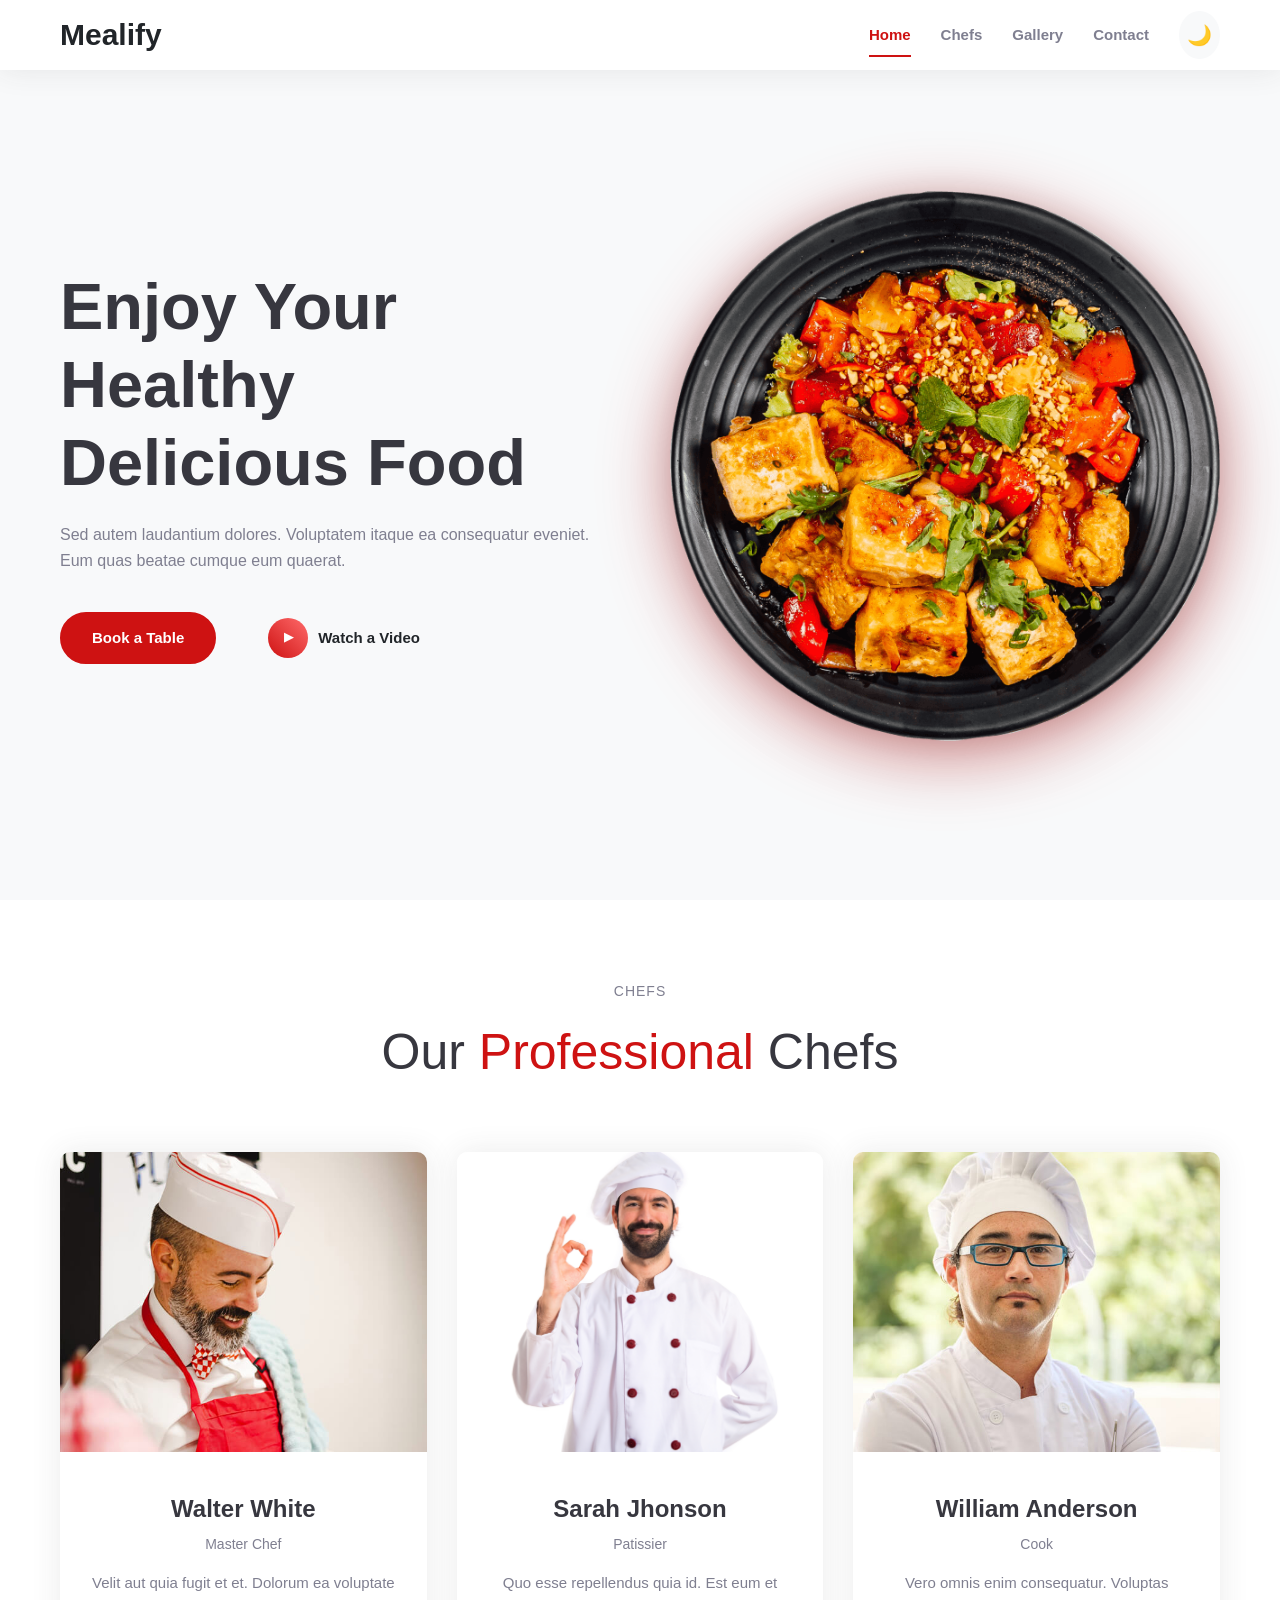
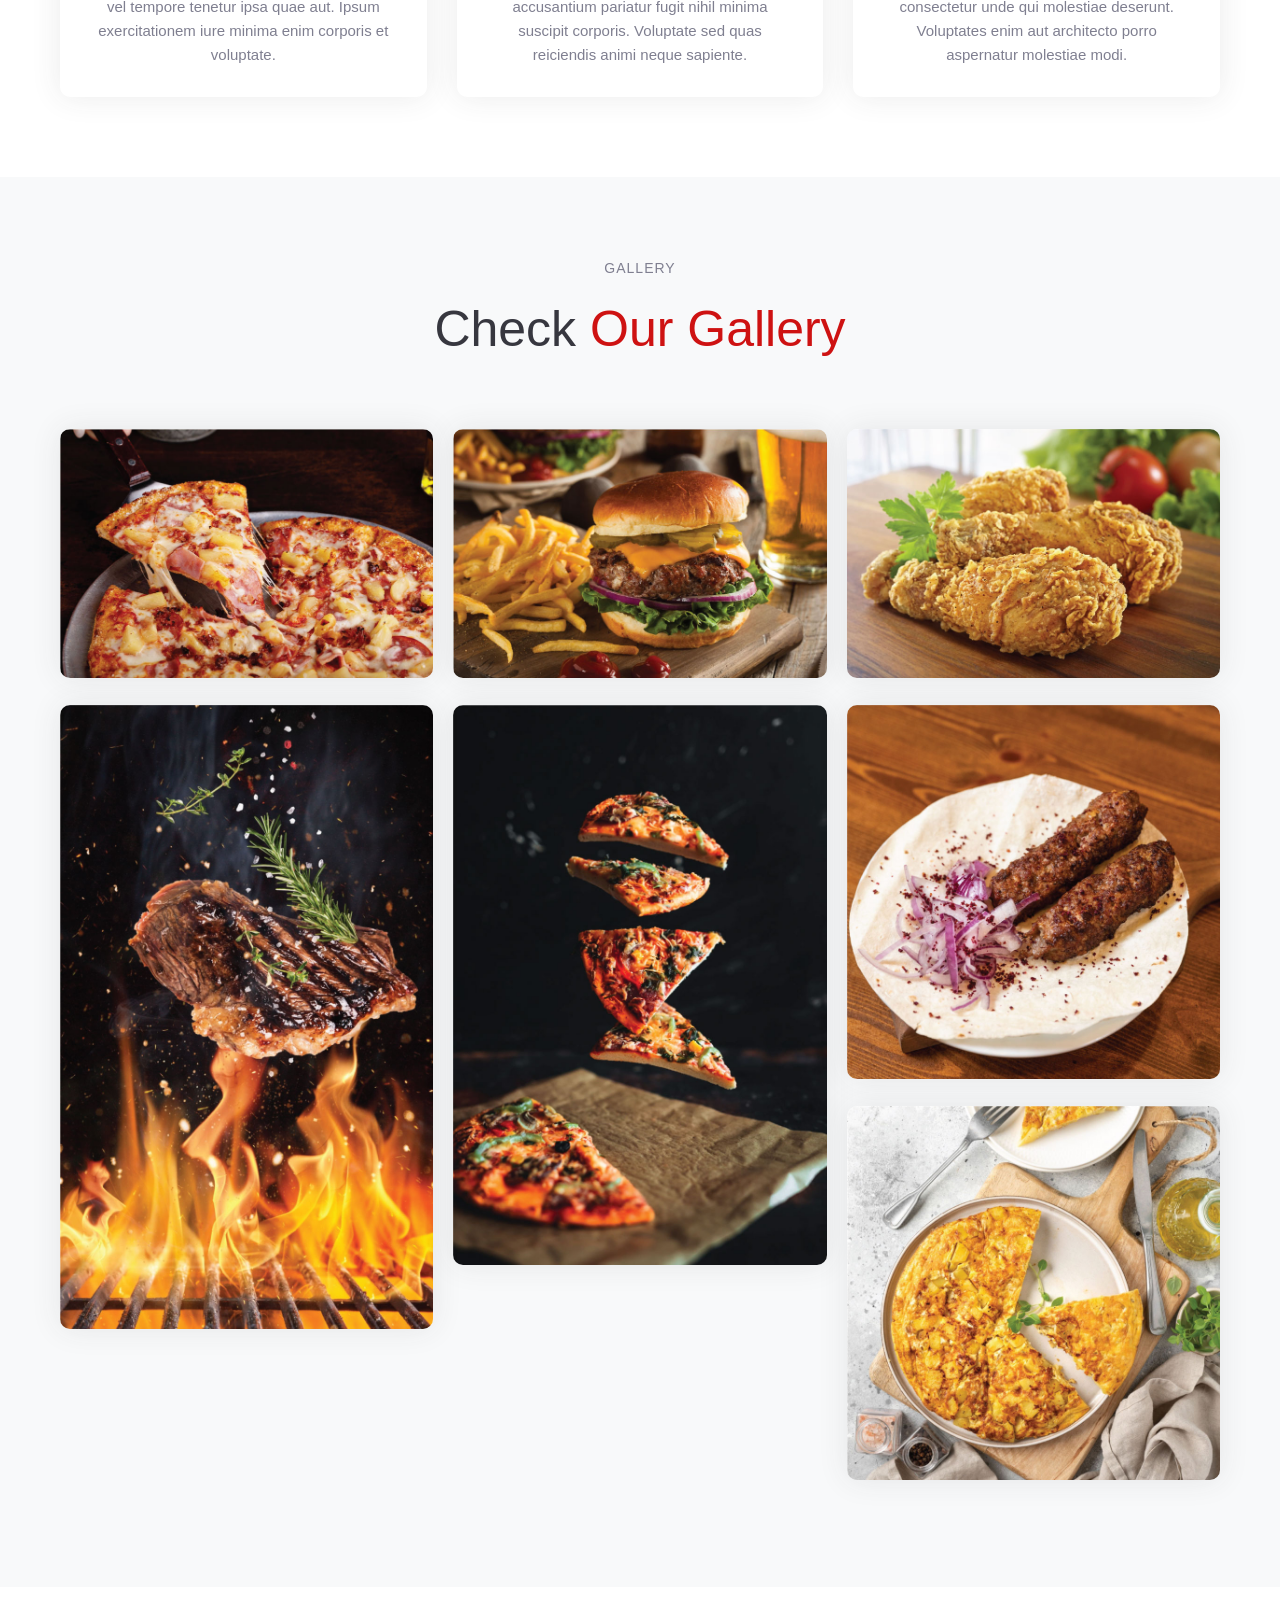
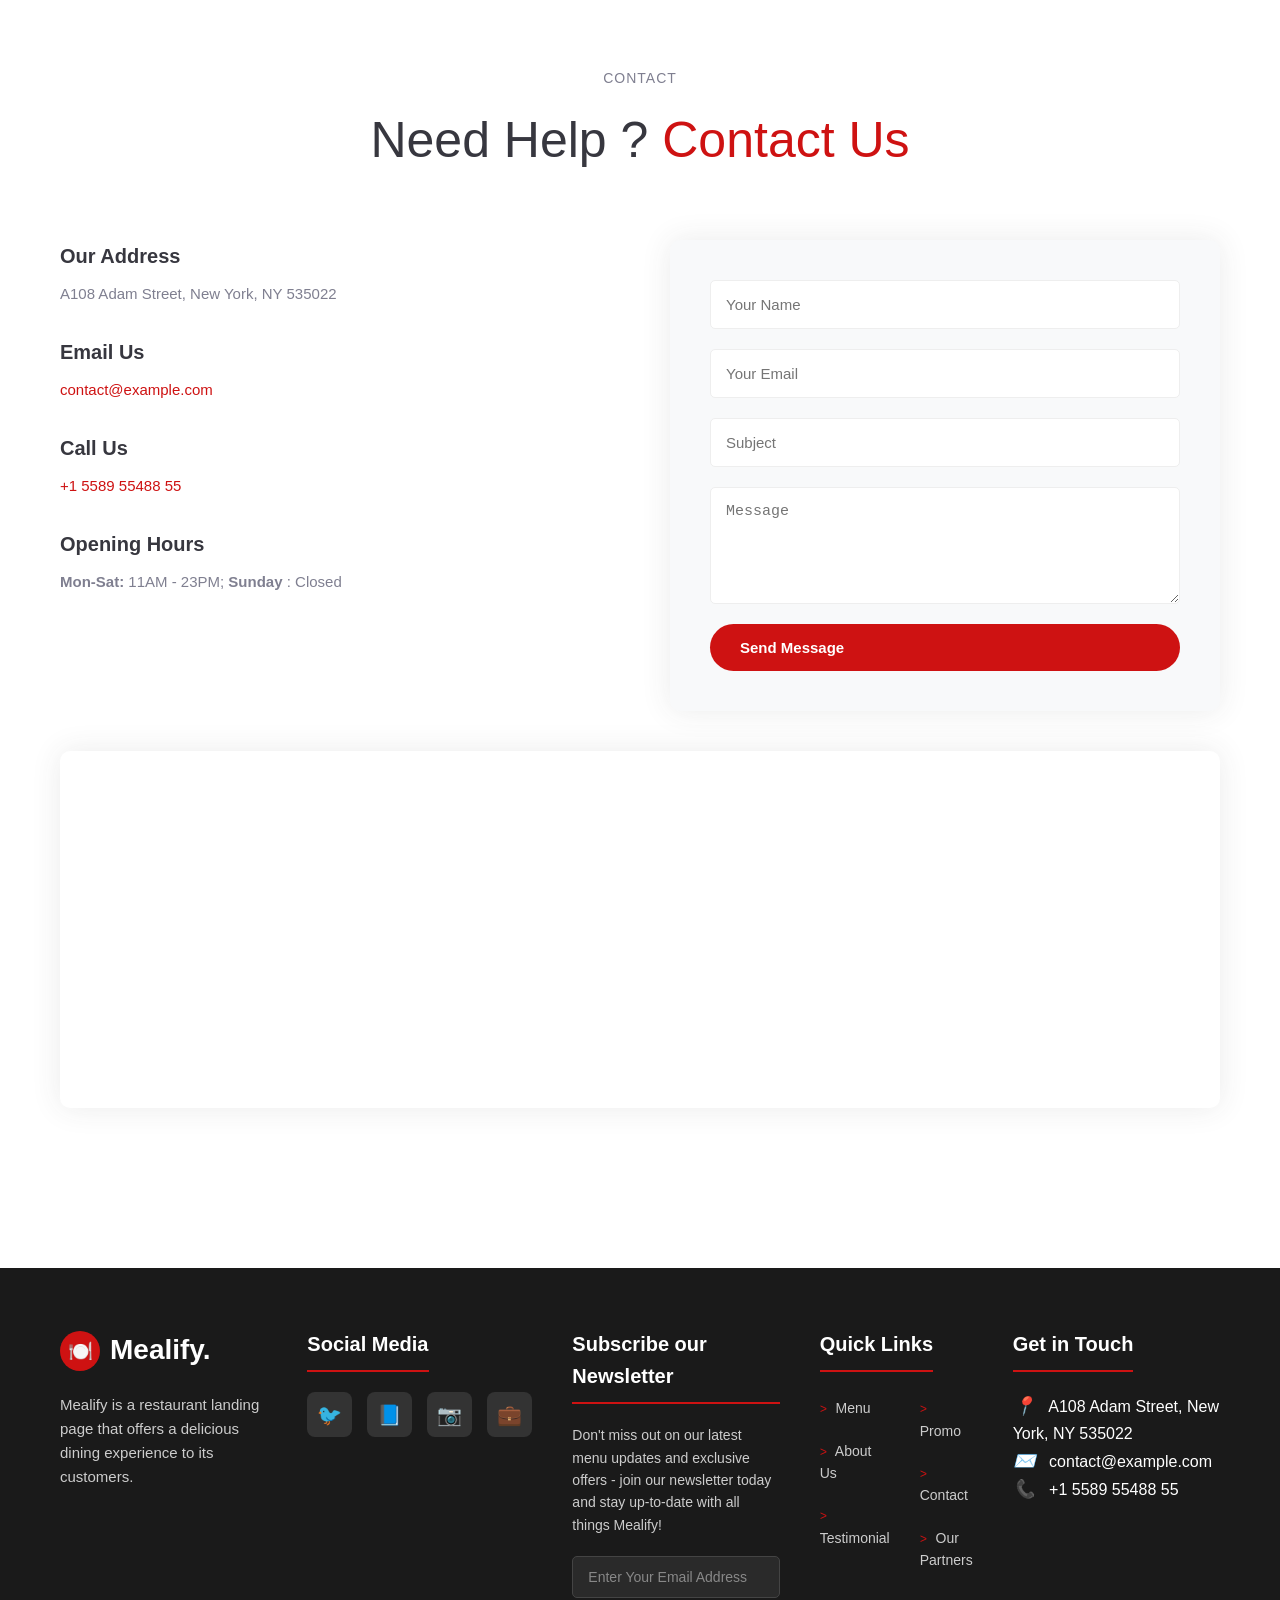
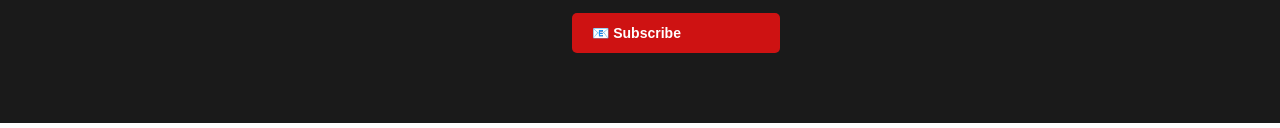
<file: index.html>
<!DOCTYPE html>
<html lang="en">
<head>
    <meta charset="UTF-8">
    <meta name="viewport" content="width=device-width, initial-scale=1.0">
    <title>Mealify</title>
    <link rel="stylesheet" href="style.css">
</head>
<body>
    
    <input type="checkbox" id="dark-mode-toggle" class="dark-mode-toggle">
    
    
    <nav class="navbar">
        <div class="nav-container">
            <a href="#home" class="nav-logo">Mealify</a>
            <input type="checkbox" id="menu-toggle" class="menu-toggle">
            <label for="menu-toggle" class="hamburger-menu">
                <span class="bar"></span>
                <span class="bar"></span>
                <span class="bar"></span>
            </label>
            <div class="nav-menu">
                <a href="#home" class="nav-link active">Home</a>
                <a href="#chefs" class="nav-link">Chefs</a>
                <a href="#gallery" class="nav-link">Gallery</a>
                <a href="#contact" class="nav-link">Contact</a>
                <label for="dark-mode-toggle" class="dark-mode-label">🌙</label>
            </div>
        </div>
    </nav>

    <!-- Home Section -->
    <section id="home" class="hero">
        <div class="hero-container">
            <div class="hero-content">
                <h1>Enjoy Your Healthy<br>Delicious Food</h1>
                <p>Sed autem laudantium dolores. Voluptatem itaque ea consequatur eveniet. Eum quas beatae cumque eum quaerat.</p>
                <div class="hero-buttons">
                    <a href="#" class="btn btn-primary">Book a Table</a>
                    <a href="#" class="btn btn-secondary">
                        <span class="play-icon">▶</span>
                        Watch a Video
                    </a>
                </div>
            </div>
            <div class="hero-image">
                <img src="images/hero-img.png" alt="Delicious Food">
            </div>
        </div>
    </section>

    
    <section id="chefs" class="chefs">
        <div class="container">
            <div class="section-header">
                <span class="section-subtitle">CHEFS</span>
                <h2>Our <span class="highlight">Professional</span> Chefs</h2>
            </div>
            <div class="chefs-grid">
                <div class="chef-card">
                    <div class="chef-image">
                        <img src="images/chefs-1.jpg" alt="Walter White">
                    </div>
                    <div class="chef-info">
                        <h3>Walter White</h3>
                        <span class="chef-role">Master Chef</span>
                        <p>Velit aut quia fugit et et. Dolorum ea voluptate vel tempore tenetur ipsa quae aut. Ipsum exercitationem iure minima enim corporis et voluptate.</p>
                    </div>
                </div>
                <div class="chef-card">
                    <div class="chef-image">
                        <img src="images/chefs-2.jpg" alt="Sarah Jhonson">
                    </div>
                    <div class="chef-info">
                        <h3>Sarah Jhonson</h3>
                        <span class="chef-role">Patissier</span>
                        <p>Quo esse repellendus quia id. Est eum et accusantium pariatur fugit nihil minima suscipit corporis. Voluptate sed quas reiciendis animi neque sapiente.</p>
                    </div>
                </div>
                <div class="chef-card">
                    <div class="chef-image">
                        <img src="images/chefs-3.jpg" alt="William Anderson"> 
                    </div>
                    <div class="chef-info">
                        <h3>William Anderson</h3>
                        <span class="chef-role">Cook</span>
                        <p>Vero omnis enim consequatur. Voluptas consectetur unde qui molestiae deserunt. Voluptates enim aut architecto porro aspernatur molestiae modi.</p>
                    </div>
                </div>
            </div>
        </div>
    </section>

    
    <section id="gallery" class="gallery">
        <div class="container">
            <div class="section-header">
                <span class="section-subtitle">gallery</span>
                <h2>Check <span class="highlight">Our Gallery</span></h2>
            </div>
            <div class="gallery-grid">
                <div class="gallery-item">
                    <img src="images/meal-1.jpg" alt="Hawaiian pizza">
                    <div class="gallery-overlay">
                        <h3>Pizza</h3>
                        <p>Hawaiian pizza with ham and pineapple</p>
                    </div>
                </div>
                <div class="gallery-item">
                    <img src="images/meal-2.jpg" alt="Levitation pizza">
                    <div class="gallery-overlay">
                        <h3>Levitation pizza</h3>
                        <p>Levitation pizza on black background.</p>
                    </div>
                </div>
                <div class="gallery-item">
                    <img src="images/meal-3.jpg" alt="Beef steaks">
                    <div class="gallery-overlay">
                        <h3>Beef steaks</h3>
                        <p>Tasty beef steaks flying above cast iron grate with fire flames.</p>
                    </div>
                </div>
                <div class="gallery-item">
                    <img src="images/meal-4.jpg" alt="Frittata">
                    <div class="gallery-overlay">
                        <h3>Frittata</h3>
                        <p>Frittata or potato pie in a ceramic plate</p>
                    </div>
                </div>
                <div class="gallery-item">
                    <img src="images/meal-5.jpg" alt="Burger">
                    <div class="gallery-overlay">
                        <h3>Burger</h3>
                        <p>grass fed bison hamburger with chips & beer</p>
                    </div>
                </div>
                <div class="gallery-item">
                    <img src="images/meal-6.jpg" alt="Crispy Fried Chicken">
                    <div class="gallery-overlay">
                        <h3>Crispy Fried Chicken</h3>
                        <p>Golden brown chicken legs with a crunchy coating and juicy meat</p>
                    </div>
                </div>
                <div class="gallery-item">
                    <img src="images/meal-7.jpg" alt="Lyulya kebab">
                    <div class="gallery-overlay">
                        <h3>Lyulya kebab</h3>
                        <p>Tender and juicy skewers of ground lamb or beef, flavored with aromatic spices and herbs</p>
                    </div>
                </div>
            </div>
        </div>
    </section>

    
    <section id="contact" class="contact">
        <div class="container">
            <div class="section-header">
                <span class="section-subtitle">CONTACT</span>
                <h2>Need Help ? <span class="highlight">Contact Us</span></h2>
            </div>
            <div class="contact-grid">
                <div class="contact-info">
                    <div class="contact-item">
                        <h3>Our Address</h3>
                        <p>A108 Adam Street, New York, NY 535022</p>
                    </div>
                    <div class="contact-item">
                        <h3>Email Us</h3>
                        <p><a href="mailto:contact@example.com">contact@example.com</a></p>
                    </div>
                    <div class="contact-item">
                        <h3>Call Us</h3>
                        <p><a href="tel:+15589555488">+1 5589 55488 55</a></p>
                    </div>
                    <div class="contact-item">
                        <h3>Opening Hours</h3>
                        <p><strong>Mon-Sat:</strong> 11AM - 23PM; <strong>Sunday</strong> : Closed</p>
                    </div>
                </div>
                <div class="contact-form">
                    <form>
                        <input type="text" placeholder="Your Name" required>
                        <input type="email" placeholder="Your Email" required>
                        <input type="text" placeholder="Subject" required>
                        <textarea placeholder="Message" rows="5" required></textarea>
                        <button type="submit" class="btn btn-primary">Send Message</button>
                    </form>
                </div>
            </div>
            
            
            <div class="map-container">
                <iframe 
                    src="https://www.google.com/maps/embed?pb=!1m18!1m12!1m3!1d3024.3!2d-74.0059413!3d40.7127753!2m3!1f0!2f0!3f0!3m2!1i1024!2i768!4f13.1!3m3!1m2!1s0x89c25a316e30d5c7%3A0x2a5b3c8b8c8b8c8b!2sA108%20Adam%20St%2C%20New%20York%2C%20NY%2010038%2C%20USA!5e0!3m2!1sen!2sus!4v1625097600000!5m2!1sen!2sus" 
                    width="100%" 
                    height="350" 
                    style="border:0;" 
                    allowfullscreen="" 
                    loading="lazy" 
                    referrerpolicy="no-referrer-when-downgrade">
                </iframe>
            </div>
        </div>
    </section>

    
    <footer class="footer">
        <div class="container">
            <div class="footer-content">
                
                <div class="footer-brand">
                    <div class="footer-logo">
                        <div class="logo-icon">🍽️</div>
                        <h3>Mealify.</h3>
                    </div>
                    <p>Mealify is a restaurant landing page that offers a delicious dining experience to its customers.</p>
                </div>

                
                <div class="footer-section">
                    <h4>Social Media</h4>
                    <div class="social-links">
                        <a href="#" class="social-link twitter">🐦</a>
                        <a href="#" class="social-link facebook">📘</a>
                        <a href="#" class="social-link instagram">📷</a>
                        <a href="#" class="social-link linkedin">💼</a>
                    </div>
                </div>

                
                <div class="footer-section newsletter">
                    <h4>Subscribe our Newsletter</h4>
                    <p>Don't miss out on our latest menu updates and exclusive offers - join our newsletter today and stay up-to-date with all things Mealify!</p>
                    <form class="newsletter-form">
                        <input type="email" placeholder="Enter Your Email Address" required>
                        <button type="submit" class="btn btn-primary">📧 Subscribe</button>
                    </form>
                </div>

                
                <div class="footer-section">
                    <h4>Quick Links</h4>
                    <div class="footer-links">
                        <div class="links-column">
                            <a href="#"><i>&gt;</i> Menu</a>
                            <a href="#"><i>&gt;</i> About Us</a>
                            <a href="#"><i>&gt;</i> Testimonial</a>
                        </div>
                        <div class="links-column">
                            <a href="#"><i>&gt;</i> Promo</a>
                            <a href="#"><i>&gt;</i> Contact</a>
                            <a href="#"><i>&gt;</i> Our Partners</a>
                        </div>
                    </div>
                </div>

                
                <div class="footer-section">
                    <h4>Get in Touch</h4>
                    <p><i class="icon-location">📍</i> A108 Adam Street, New York, NY 535022</p>
                    <p><i class="icon-email">✉️</i> contact@example.com</p>
                    <p><i class="icon-phone">📞</i> +1 5589 55488 55</p>
                </div>
            </div>
        </div>
    </footer>
</body>
</html>
</file>
<file: style.css>
:root {
    --primary-color: #ce1212;
    --secondary-color: #37373f;
    --text-color: #212529;
    --text-light: #7f7f90;
    --bg-color: #ffffff;
    --bg-light: #f8f9fa;
    --border-color: #eee;
    --shadow: 0 0 30px rgba(55, 55, 63, 0.1);
}


.dark-mode {
    --text-color: #ffffff;
    --text-light: #adb5bd;
    --bg-color:rgb(237, 241, 246);
    --bg-light:rgb(238, 243, 252);
    --border-color:rgb(221, 226, 233);
    --shadow: 0 0 30px rgba(0, 0, 0, 0.3);
}


* {
    margin: 0;
    padding: 0;
    box-sizing: border-box;
}

body {
    font-family: 'Open Sans', sans-serif;
    color: var(--text-color);
    background-color: var(--bg-color);
    line-height: 1.6;
    transition: all 0.3s ease;
}


.dark-mode-toggle {
    display: none;
}

.dark-mode-toggle:checked ~ * {
   -text-color: #ffffff;
    --text-light:rgb(244, 245, 247);
    --bg-color: #252525;
    --bg-light: #252525;
    --border-color: #4b5563;
    --shadow: 0 0 30px rgba(0, 0, 0, 0.3);
}


.navbar {
    position: fixed;
    top: 0;
    width: 100%;
    background-color: var(--bg-color);
    box-shadow: var(--shadow);
    z-index: 1000;
    transition: all 0.3s ease;
}

.nav-container {
    max-width: 1200px;
    margin: 0 auto;
    padding: 0 20px;
    display: flex;
    justify-content: space-between;
    align-items: center;
    height: 70px;
}

.nav-logo {
    font-size: 30px;
    font-weight: 700;
    color: var(--text-color);
    text-decoration: none;
    transition: color 0.3s ease;
}

.nav-logo:hover {
    color: var(--primary-color);
}

.nav-menu {
    display: flex;
    align-items: center;
    gap: 30px;
}

.nav-link {
    color: var(--text-light);
    text-decoration: none;
    font-weight: 600;
    font-size: 15px;
    padding: 10px 0;
    position: relative;
    transition: color 0.3s ease;
}

.nav-link:hover,
.nav-link.active {
    color: var(--primary-color);
}

.nav-link::after {
    content: '';
    position: absolute;
    bottom: 0;
    left: 0;
    width: 0;
    height: 2px;
    background-color: var(--primary-color);
    transition: width 0.3s ease;
}

.nav-link:hover::after,
.nav-link.active::after {
    width: 100%;
}

.dark-mode-label {
    cursor: pointer;
    font-size: 20px;
    padding: 8px;
    border-radius: 50%;
    background-color: var(--bg-light);
    transition: all 0.3s ease;
}

.dark-mode-label:hover {
    background-color: var(--primary-color);
    color: white;
}

/* Hamburger Menu Styles */
.menu-toggle {
    display: none;
}

.hamburger-menu {
    display: none;
    flex-direction: column;
    justify-content: space-around;
    width: 30px;
    height: 25px;
    cursor: pointer;
    z-index: 1100;
}

.hamburger-menu .bar {
    width: 100%;
    height: 3px;
    background-color: var(--text-color);
    border-radius: 5px;
    transition: all 0.3s ease;
}


#home:target ~ .navbar .nav-link[href="#home"],
#chefs:target ~ .navbar .nav-link[href="#chefs"],
#gallery:target ~ .navbar .nav-link[href="#gallery"],
#contact:target ~ .navbar .nav-link[href="#contact"] {
    color: var(--primary-color);
}

#home:target ~ .navbar .nav-link[href="#home"]::after,
#chefs:target ~ .navbar .nav-link[href="#chefs"]::after,
#gallery:target ~ .navbar .nav-link[href="#gallery"]::after,
#contact:target ~ .navbar .nav-link[href="#contact"]::after {
    width: 100%;
}


.container {
    max-width: 1200px;
    margin: 0 auto;
    padding: 0 20px;
}


.section-header {
    text-align: center;
    margin-bottom: 60px;
}

.section-subtitle {
    color: var(--text-light);
    font-size: 14px;
    font-weight: 400;
    text-transform: uppercase;
    letter-spacing: 1px;
    margin-bottom: 10px;
    display: block;
}

.section-header h2 {
    font-size: 50px;
    font-weight: 400;
    color: var(--secondary-color);
    margin-bottom: 20px;
}

.highlight {
    color: var(--primary-color);
}


.hero {
    padding: 120px 0 80px;
    background-color: var(--bg-light);
    min-height: 100vh;
    display: flex;
    align-items: center;
}

.hero-container {
    max-width: 1200px;
    margin: 0 auto;
    padding: 0 20px;
    display: grid;
    grid-template-columns: 1fr 1fr;
    gap: 60px;
    align-items: center;
}

.hero-content h1 {
    font-size: 65px;
    font-weight: 700;
    color: var(--secondary-color);
    line-height: 1.2;
    margin-bottom: 20px;
}

.hero-content p {
    font-size: 16px;
    color: var(--text-light);
    margin-bottom: 30px;
    line-height: 1.6;
}

.hero-buttons {
    display: flex;
    gap: 20px;
    align-items: center;
}

.btn {
    padding: 12px 30px;
    border-radius: 50px;
    text-decoration: none;
    font-weight: 600;
    font-size: 15px;
    transition: all 0.3s ease;
    display: inline-flex;
    align-items: center;
    gap: 10px;
}

.btn-primary {
    background-color: var(--primary-color);
    color: white;
    border: 2px solid var(--primary-color);
}

.btn-primary:hover {
    background-color: transparent;
    color: var(--primary-color);
}

.btn-secondary {
    background-color: transparent;
    color: var(--text-color);
    border: 2px solid transparent;
}

.btn-secondary:hover {
    color: var(--primary-color);
}

.play-icon {
    width: 40px;
    height: 40px;
    background: linear-gradient(45deg, var(--primary-color), #ff6b6b);
    border-radius: 50%;
    display: flex;
    align-items: center;
    justify-content: center;
    color: white;
    font-size: 12px;
}

.hero-image {
    text-align: center;
}

.hero-image img {
    max-width: 100%;
    height: auto;
    filter: drop-shadow(0 15px 35px rgba(206, 18, 18, 0.4)) drop-shadow(0 5px 15px rgba(0, 0, 0, 0.2));
    animation: float 3s ease-in-out infinite;
}

@keyframes float {
    0%, 100% { transform: translateY(0px); }
    50% { transform: translateY(-20px); }
}


section {
    padding: 80px 0;
}

.chefs {
    background-color: var(--bg-color);
}

.chefs-grid {
    display: grid;
    grid-template-columns: repeat(auto-fit, minmax(300px, 1fr));
    gap: 30px;
}

.chef-card {
    background-color: var(--bg-color);
    border-radius: 10px;
    overflow: hidden;
    box-shadow: var(--shadow);
    transition: transform 0.3s ease;
}

.chef-card:hover {
    transform: translateY(-10px);
}

.chef-image {
    position: relative;
    overflow: hidden;
}

.chef-image img {
    width: 100%;
    height: 300px;
    object-fit: cover;
    transition: transform 0.3s ease;
}

.chef-card:hover .chef-image img {
    transform: scale(1.1);
}

.chef-info {
    padding: 30px;
    text-align: center;
}

.chef-info h3 {
    font-size: 24px;
    font-weight: 700;
    color: var(--secondary-color);
    margin-bottom: 5px;
}

.chef-role {
    color: var(--text-light);
    font-size: 14px;
    margin-bottom: 15px;
    display: block;
}

.chef-info p {
    color: var(--text-light);
    font-size: 15px;
    line-height: 1.6;
}


.gallery {
    background-color: var(--bg-light);
}

.gallery-grid {
    columns: 3;
    column-gap: 20px;
    column-fill: balance;
}

.gallery-item {
    position: relative;
    overflow: hidden;
    border-radius: 10px;
    box-shadow: var(--shadow);
    transition: transform 0.3s ease;
    margin-bottom: 20px;
    break-inside: avoid;
    display: inline-block;
    width: 100%;
}

.gallery-item:hover {
    transform: translateY(-5px);
}

.gallery-item img {
    width: 100%;
    height: auto;
    object-fit: cover;
    transition: transform 0.3s ease;
    display: block;
}

.gallery-item:hover img {
    transform: scale(1.1);
}

.gallery-overlay {
    position: absolute;
    bottom: 0;
    left: 0;
    right: 0;
    background: linear-gradient(transparent, rgba(0,0,0,0.8));
    color: white;
    padding: 20px;
    transform: translateY(100%);
    transition: transform 0.3s ease;
}

.gallery-item:hover .gallery-overlay {
    transform: translateY(0);
}

.gallery-overlay h3 {
    font-size: 20px;
    font-weight: 700;
    margin-bottom: 5px;
}

.gallery-overlay p {
    font-size: 14px;
    opacity: 0.9;
}


 .contact {
    background-color: var(--bg-color);
}

.contact-grid {
    display: grid;
    grid-template-columns: 1fr 1fr;
    gap: 60px;
}

.contact-info {
    display: flex;
    flex-direction: column;
    gap: 30px;
}

.contact-item h3 {
    font-size: 20px;
    font-weight: 700;
    color: var(--secondary-color);
    margin-bottom: 10px;
}

.contact-item p {
    color: var(--text-light);
    font-size: 15px;
}

.contact-item a {
    color: var(--primary-color);
    text-decoration: none;
}

.contact-form {
    background-color: var(--bg-light);
    padding: 40px;
    border-radius: 10px;
    box-shadow: var(--shadow);
}

.contact-form form {
    display: flex;
    flex-direction: column;
    gap: 20px;
}

.contact-form input,
.contact-form textarea {
    padding: 15px;
    border: 1px solid var(--border-color);
    border-radius: 5px;
    background-color: var(--bg-color);
    color: var(--text-color);
    font-size: 15px;
    transition: border-color 0.3s ease;
}

.contact-form input:focus,
.contact-form textarea:focus {
    outline: none;
    border-color: var(--primary-color);
}

.contact-form button {
    background-color: var(--primary-color);
    color: white;
    border: none;
    padding: 15px 30px;
    border-radius: 50px;
    font-size: 15px;
    font-weight: 600;
    cursor: pointer;
    transition: background-color 0.3s ease;
}

.contact-form button:hover {
    background-color: #b10e0e;
}


.map-container {
    margin-top: 40px;
    border-radius: 10px;
    overflow: hidden;
    box-shadow: var(--shadow);
}

.map-container iframe {
    width: 100%;
    height: 350px;
    border: none;
    filter: grayscale(20%);
    transition: filter 0.3s ease;
}

.map-container:hover iframe {
    filter: grayscale(0%);
}


@media (max-width: 1024px) {
    .hero-container {
        gap: 40px;
    }
    
    .hero-content h1 {
        font-size: 55px;
    }
    
    .section-header h2 {
        font-size: 40px;
    }
    
    .gallery-grid {
        columns: 2;
        column-gap: 15px;
    }
}

@media (max-width: 768px) {
    .hamburger-menu {
        display: flex;
    }

    .nav-menu {
        display: none;
        flex-direction: column;
        position: absolute;
        top: 70px;
        left: 0;
        width: 100%;
        background-color: var(--bg-color);
        box-shadow: var(--shadow);
        padding: 20px 0;
        border-top: 1px solid var(--border-color);
    }

    .nav-menu .nav-link {
        padding: 15px 20px;
        text-align: center;
        width: 100%;
    }

    .nav-menu .dark-mode-label {
        margin-top: 20px;
        align-self: center;
    }

    .menu-toggle:checked ~ .nav-menu {
        display: flex;
    }

    .menu-toggle:checked ~ .hamburger-menu .bar:nth-child(1) {
        transform: translateY(11px) rotate(45deg);
    }

    .menu-toggle:checked ~ .hamburger-menu .bar:nth-child(2) {
        opacity: 0;
    }

    .menu-toggle:checked ~ .hamburger-menu .bar:nth-child(3) {
        transform: translateY(-11px) rotate(-45deg);
    }

    .nav-container {
        height: 60px;
    }
    
    .nav-logo {
        font-size: 24px;
    }
    
    .hero {
        padding: 100px 0 60px;
    }
    
    .hero-container {
        grid-template-columns: 1fr;
        gap: 40px;
        text-align: center;
    }
    
    .hero-content h1 {
        font-size: 45px;
    }
    
    .section-header h2 {
        font-size: 35px;
    }
    
    section {
        padding: 60px 0;
    }
    
    .chefs-grid {
        grid-template-columns: 1fr;
    }
    
    .gallery-grid {
        columns: 2;
        column-gap: 15px;
    }
    
    .contact-grid {
        grid-template-columns: 1fr;
        gap: 40px;
    }
    
    .contact-form {
        padding: 30px;
    }
}

@media (max-width: 480px) {
    .nav-menu {
        top: 55px;
    }

    .nav-container {
        padding: 0 15px;
        height: 55px;
    }
    
    .nav-logo {
        font-size: 20px;
    }
    
    .hero {
        padding: 80px 0 40px;
    }
    
    .hero-content h1 {
        font-size: 35px;
    }
    
    .hero-content p {
        font-size: 14px;
    }
    
    .hero-buttons {
        flex-direction: column;
        align-items: stretch;
        gap: 15px;
    }
    
    .btn {
        text-align: center;
        justify-content: center;
        padding: 10px 25px;
        font-size: 14px;
    }
    
    .section-header h2 {
        font-size: 28px;
    }
    
    .section-subtitle {
        font-size: 12px;
    }
    
    section {
        padding: 40px 0;
    }
    
    .container {
        padding: 0 15px;
    }
    
    .gallery-grid {
        columns: 1;
        column-gap: 0;
    }
    
    .gallery-item {
        margin-bottom: 15px;
    }
    
    .contact-form {
        padding: 20px;
    }
    
    .contact-form input,
    .contact-form textarea {
        padding: 12px;
        font-size: 14px;
    }
    
    .chef-info {
        padding: 20px;
    }
    
    .chef-info h3 {
        font-size: 20px;
    }
    
    .chef-info p {
        font-size: 14px;
    }
    
    .map-container {
        margin-top: 30px;
    }
    
    .map-container iframe {
        height: 300px;
    }
}



.footer {
    background-color: #1a1a1a;
    color: #ffffff;
    padding: 60px 0 30px;
    margin-top: 80px;
}

.footer-content {
    display: grid;
    grid-template-columns: 2fr 1fr 2fr 1fr;
    gap: 40px;
    margin-bottom: 40px;
}

.footer-brand {
    max-width: 300px;
}

.footer-logo {
    display: flex;
    align-items: center;
    gap: 10px;
    margin-bottom: 20px;
}

.logo-icon {
    width: 40px;
    height: 40px;
    background-color: var(--primary-color);
    border-radius: 50%;
    display: flex;
    align-items: center;
    justify-content: center;
    font-size: 20px;
}

.footer-logo h3 {
    font-size: 28px;
    font-weight: 700;
    color: #ffffff;
    margin: 0;
}

.footer-brand p {
    color: #cccccc;
    font-size: 15px;
    line-height: 1.6;
    margin: 0;
}

.footer-section h4 {
    font-size: 20px;
    font-weight: 700;
    color: #ffffff;
    margin-bottom: 20px;
    border-bottom: 2px solid var(--primary-color);
    padding-bottom: 10px;
    display: inline-block;
}

.social-links {
    display: flex;
    gap: 15px;
}

.social-link {
    width: 45px;
    height: 45px;
    background-color: #333333;
    border-radius: 8px;
    display: flex;
    align-items: center;
    justify-content: center;
    text-decoration: none;
    font-size: 20px;
    transition: all 0.3s ease;
}

.social-link:hover {
    background-color: var(--primary-color);
    transform: translateY(-3px);
}

.newsletter {
    max-width: 350px;
}

.newsletter p {
    color: #cccccc;
    font-size: 14px;
    line-height: 1.6;
    margin-bottom: 20px;
}

.newsletter-form {
    display: flex;
    flex-direction: column;
    gap: 15px;
}

.newsletter-form input {
    padding: 12px 15px;
    border: 1px solid #444444;
    border-radius: 5px;
    background-color: #2a2a2a;
    color: #ffffff;
    font-size: 14px;
    transition: border-color 0.3s ease;
}

.newsletter-form input:focus {
    outline: none;
    border-color: var(--primary-color);
}

.newsletter-form input::placeholder {
    color: #888888;
}

.newsletter-form button {
    padding: 12px 20px;
    background-color: var(--primary-color);
    color: white;
    border: none;
    border-radius: 5px;
    font-size: 14px;
    font-weight: 600;
    cursor: pointer;
    transition: background-color 0.3s ease;
}

.newsletter-form button:hover {
    background-color: #b10e0e;
}

.footer-links {
    display: flex;
    gap: 30px;
}

.links-column {
    display: flex;
    flex-direction: column;
    gap: 10px;
}

.links-column a {
    color: #cccccc;
    text-decoration: none;
    font-size: 14px;
    transition: color 0.3s ease;
    padding: 5px 0;
}

.links-column a:hover {
    color: var(--primary-color);
    padding-left: 10px;
}


@media (max-width: 1024px) {
    .footer-content {
        grid-template-columns: 1fr 1fr;
        gap: 30px;
    }
    
    .footer-brand {
        max-width: 100%;
    }
    
    .newsletter {
        max-width: 100%;
    }
}

@media (max-width: 768px) {
    .footer {
        padding: 40px 0 20px;
        margin-top: 60px;
    }
    
    .footer-content {
        grid-template-columns: 1fr;
        gap: 30px;
    }
    
    .social-links {
        justify-content: center;
    }
    
    .footer-links {
        justify-content: center;
    }
    
    .newsletter-form {
        align-items: center;
    }
    
    .newsletter-form input,
    .newsletter-form button {
        width: 100%;
        max-width: 300px;
    }
}

@media (max-width: 480px) {
    .footer {
        padding: 30px 0 15px;
        margin-top: 40px;
    }
    
    .footer-logo {
        justify-content: center;
    }
    
    .footer-brand {
        text-align: center;
    }
    
    .footer-section {
        text-align: center;
    }
    
    .footer-links {
        flex-direction: column;
        gap: 15px;
        align-items: center;
    }
    
    .social-links {
        gap: 10px;
    }
    
    .social-link {
        width: 40px;
        height: 40px;
        font-size: 18px;
    }
}



.links-column a i {
    margin-right: 5px;
    color: var(--primary-color);
    font-size: 12px;
}

.footer-section p i {
    margin-right: 10px;
    color: var(--primary-color);
    font-size: 18px;
}

.footer-content {
    grid-template-columns: 2fr 1fr 2fr 1fr 2fr; 
}

@media (max-width: 1024px) {
    .footer-content {
        grid-template-columns: 1fr 1fr 1fr;
    }
}

@media (max-width: 768px) {
    .footer-content {
        grid-template-columns: 1fr;
    }
}
</file>
